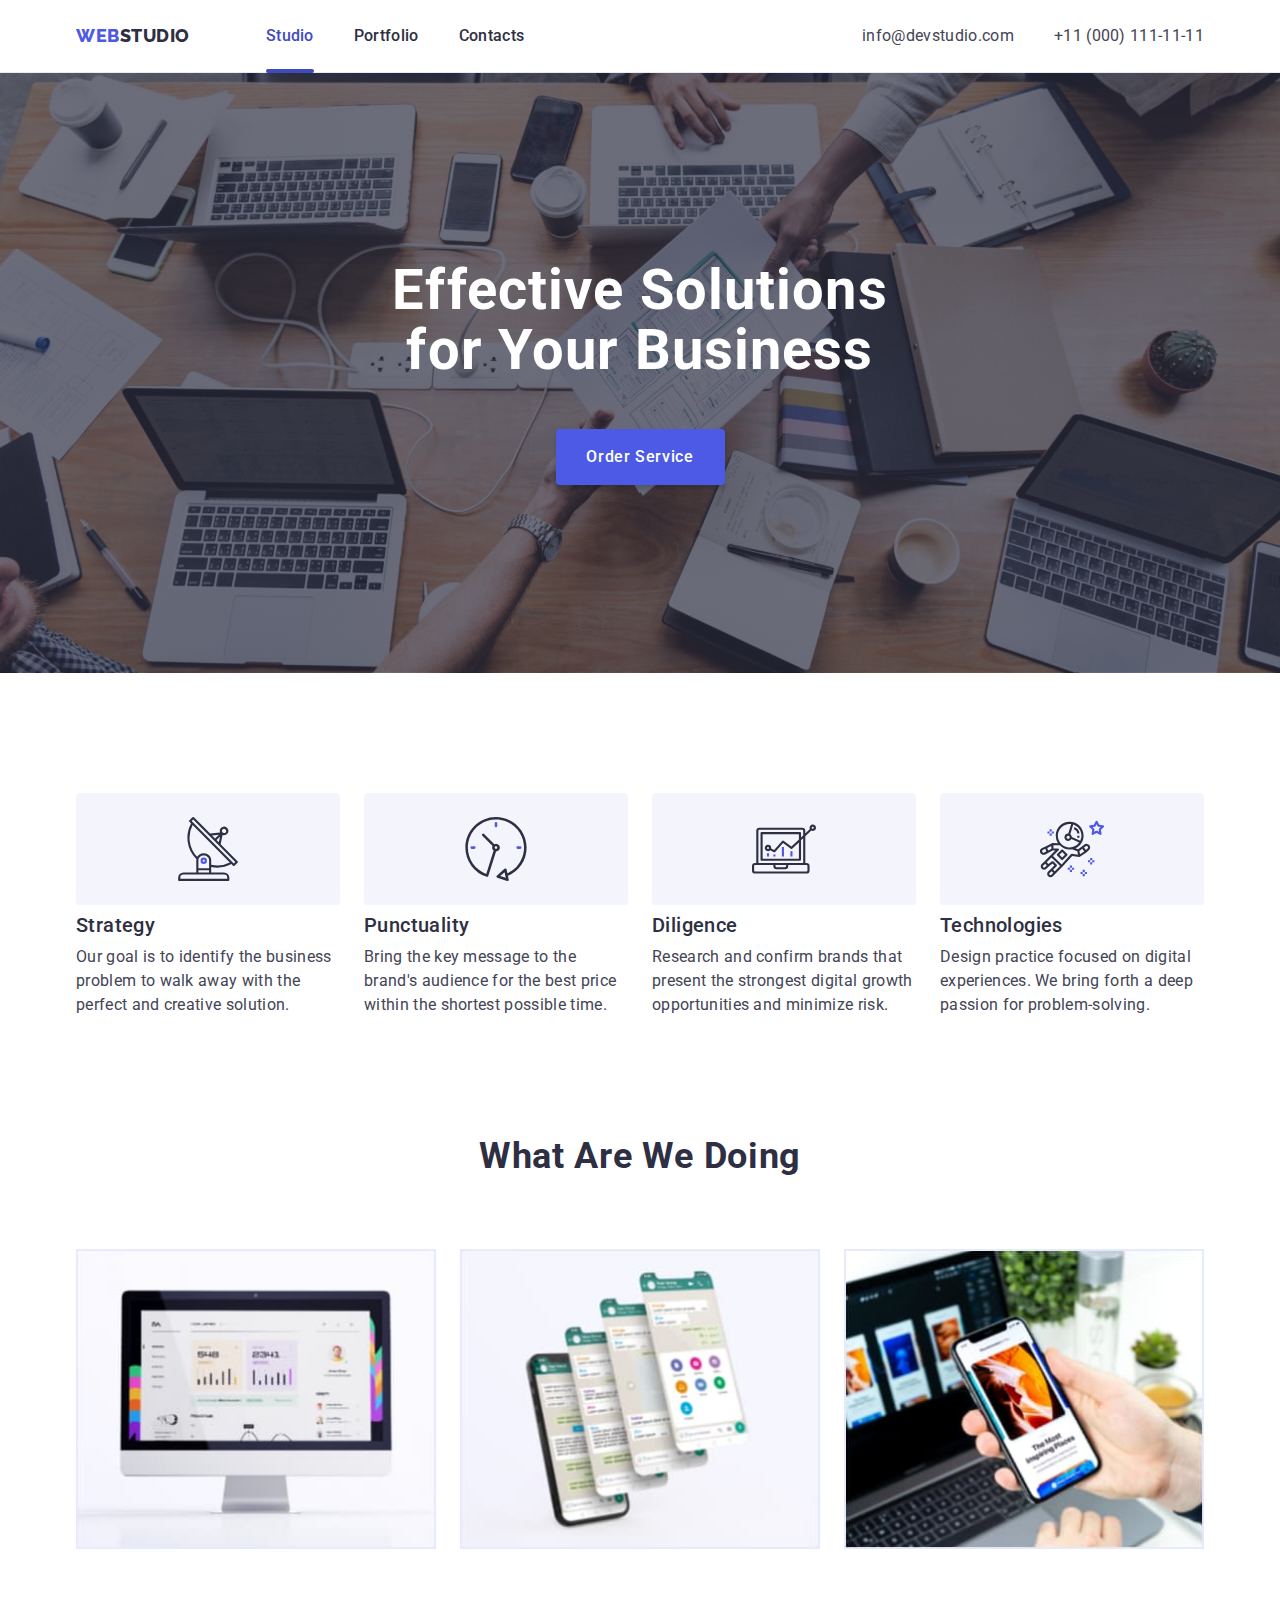
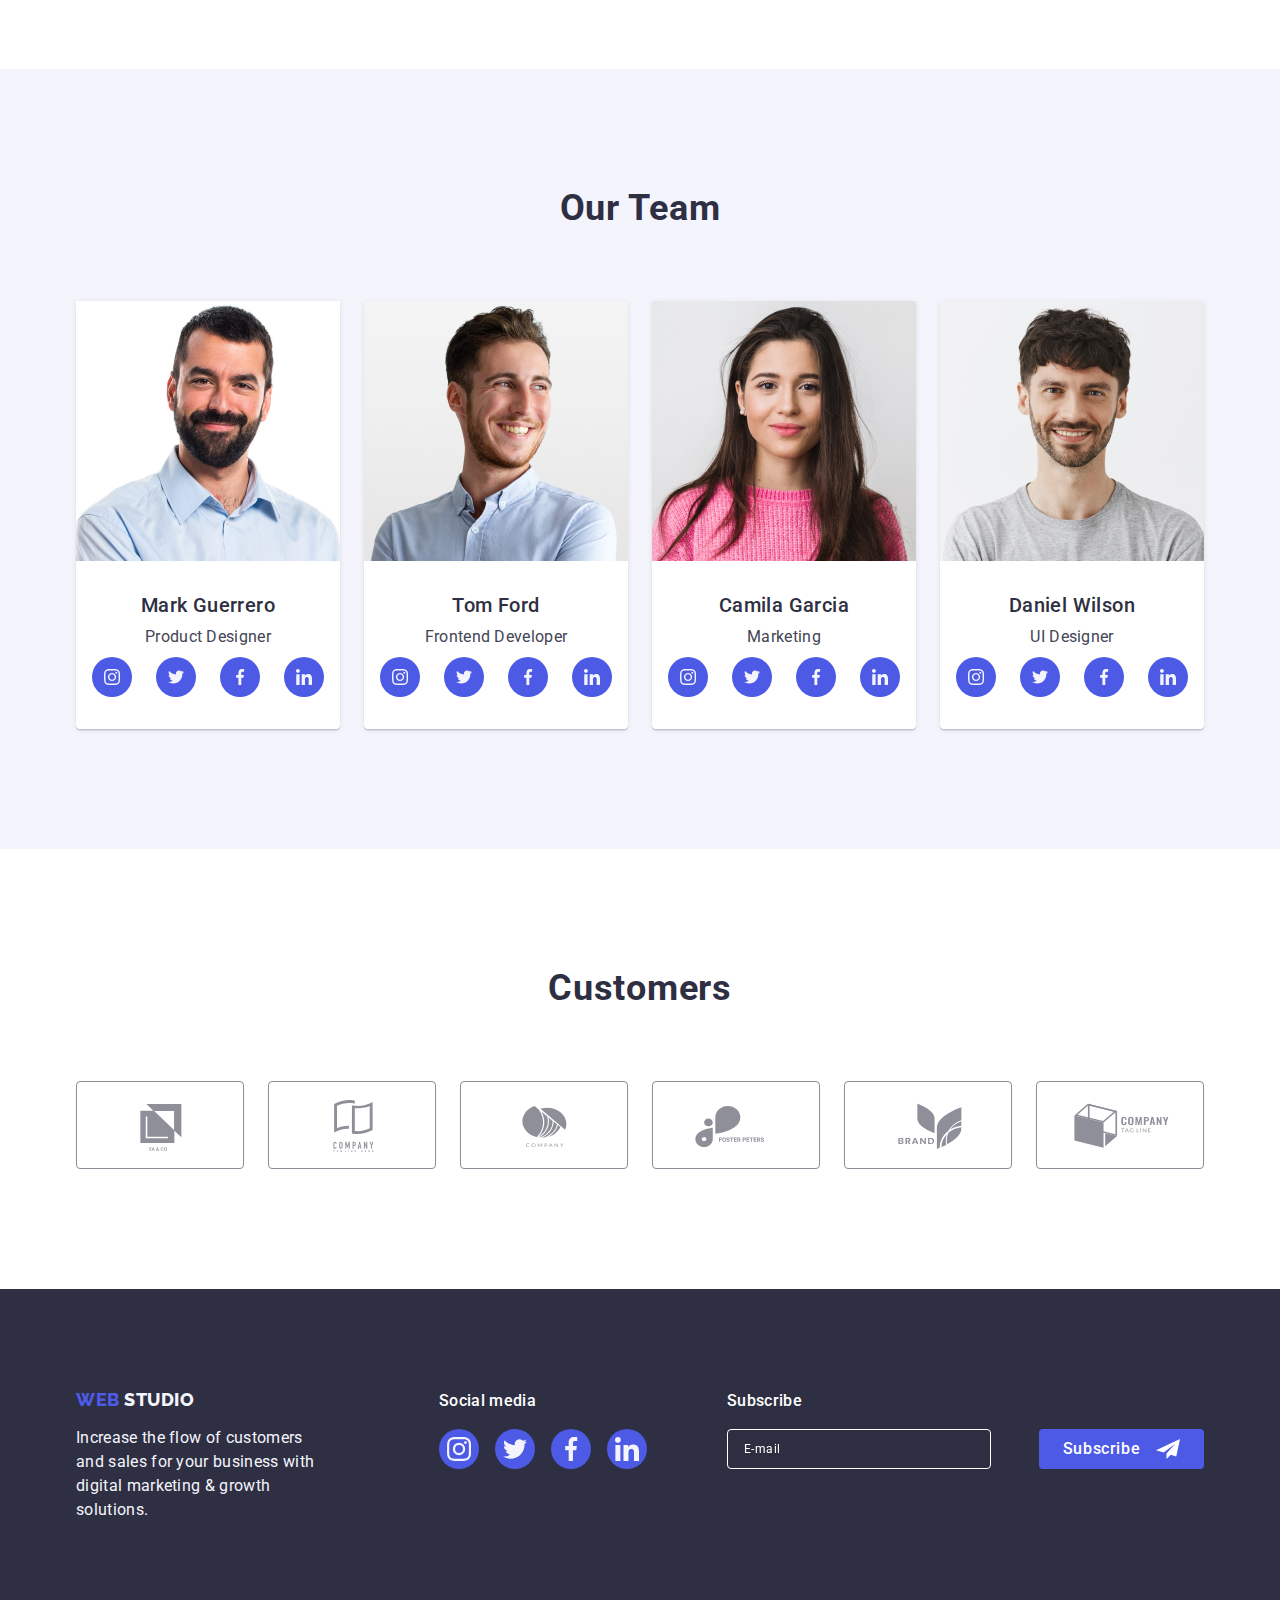
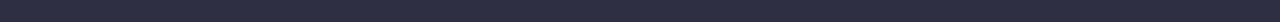
<file: index.html>
<!DOCTYPE html>
<html lang="en">
  <head>
    <meta charset="UTF-8" />
    <meta http-equiv="X-UA-Compatible" content="IE=edge" />
    <meta name="viewport" content="width=device-width, initial-scale=1.0" />
    <meta
      name="description"
      content="Increase the flow of customers and sales for your business with digital marketing & growth solutions."
    />

    <title>WebStudio</title>

    <link rel="preconnect" href="https://fonts.googleapis.com" />
    <link rel="preconnect" href="https://fonts.gstatic.com" crossorigin />
    <link
      href="https://fonts.googleapis.com/css2?family=Raleway:wght@800&family=Roboto:wght@400;500;700;900&display=swap"
      rel="stylesheet"
    />
    <link
      rel="stylesheet"
      href="https://cdn.jsdelivr.net/npm/modern-normalize@1.1.0/modern-normalize.min.css"
    />
    <link rel="stylesheet" href="./css/style.css" />
  </head>
  <body>
    <!-- Header section -->
    <header class="header">
      <div class="header-div container">
        <nav class="header-nav">
          <a class="header-logo link" href="./index.html"
            >Web<span class="logo">Studio</span></a
          >
          <ul class="header-list list">
            <li>
              <a class="header-iteam current link" href="./index.html"
                >Studio</a
              >
            </li>
            <li>
              <a class="header-iteam link" href="./portfolio.html">Portfolio</a>
            </li>
            <li><a class="header-iteam link" href="">Contacts</a></li>
          </ul>
        </nav>
        <address class="address">
          <ul class="header-link list">
            <li>
              <a class="header-mail link" href="mailto:info@devstudio.com"
                >info@devstudio.com</a
              >
            </li>
            <li>
              <a class="header-mail link" href="tel:+110001111111"
                >+11 (000) 111-11-11</a
              >
            </li>
          </ul>
        </address>
      </div>
    </header>
    <!-- Main section -->
    <main>
      <section class="main-section">
        <div class="container">
          <h1 class="main-title">Effective Solutions for Your Business</h1>
          <button type="button" data-modal-open class="main-btn">
            Order Service
          </button>
        </div>
      </section>

      <section class="features-section">
        <div class="container">
          <h2 class="features-title visually-hidden">features</h2>
          <ul class="feature-list list">
            <li class="features-iteam">
              <div class="feature-svg">
                <svg class="feature-icon" width="64" height="64">
                  <use href="./images/icons.svg#icon-antenna-1"></use>
                </svg>
              </div>
              <h3 class="features-name">Strategy</h3>
              <p class="features-text">
                Our goal is to identify the business problem to walk away with
                the perfect and creative solution.
              </p>
            </li>
            <li class="features-iteam">
              <div class="feature-svg">
                <svg class="feature-icon" width="64" height="64">
                  <use href="./images/icons.svg#icon-clock-1"></use>
                </svg>
              </div>
              <h3 class="features-name">Punctuality</h3>
              <p class="features-text">
                Bring the key message to the brand's audience for the best price
                within the shortest possible time.
              </p>
            </li>
            <li class="features-iteam">
              <div class="feature-svg">
                <svg class="feature-icon" width="64" height="64">
                  <use href="./images/icons.svg#icon-diagram-1"></use>
                </svg>
              </div>
              <h3 class="features-name">Diligence</h3>
              <p class="features-text">
                Research and confirm brands that present the strongest digital
                growth opportunities and minimize risk.
              </p>
            </li>
            <li class="features-iteam">
              <div class="feature-svg">
                <svg class="feature-icon" width="64" height="64">
                  <use href="./images/icons.svg#icon-astronaut-1"></use>
                </svg>
              </div>
              <h3 class="features-name">Technologies</h3>
              <p class="features-text">
                Design practice focused on digital experiences. We bring forth a
                deep passion for problem-solving.
              </p>
            </li>
          </ul>
        </div>
      </section>

      <section class="thirth-section">
        <div class="container">
          <h2 class="name-section">What are we doing</h2>
          <ul class="thirth-list list">
            <li class="thirth-iteam">
              <img
                src="./images/img1.1.jpg"
                alt="Computer screen"
                width="360"
              />
            </li>
            <li class="thirth-iteam">
              <img
                src="./images/img2.1.jpg"
                alt="Telephone screen"
                width="360"
              />
            </li>
            <li class="thirth-iteam">
              <img
                src="./images/img3.1.jpg"
                alt="Telephone screen"
                width="360"
              />
            </li>
          </ul>
        </div>
      </section>

      <section class="team-section">
        <div class="container">
          <h2 class="name-section">Our Team</h2>
          <ul class="team-list list">
            <li class="team-iteam">
              <img
                src="./images/img-people1.1.jpg"
                alt="Product Designer"
                width="264"
              />
              <div class="team-deskr">
                <h3 class="worker-name">Mark Guerrero</h3>
                <p class="worker-dscr">Product Designer</p>
                <ul class="social list">
                  <li class="social-iteam">
                    <a
                      class="social-links link"
                      href="https://www.instagram.com"
                      target="_blank"
                      rel="noopener noreferrer"
                      aria-label="icon-instagram"
                      ><svg class="social-icon" width="16" height="16">
                        <use href="./images/icons.svg#icon-instagram-2"></use>
                      </svg>
                    </a>
                  </li>
                  <li class="social-iteam">
                    <a
                      class="social-links link"
                      href="https://twitter.com"
                      target="_blank"
                      rel="noopener noreferrer"
                      aria-label="icon-twitter"
                      ><svg class="social-icon" width="16" height="16">
                        <use href="./images/icons.svg#icon-twitter-1"></use>
                      </svg>
                    </a>
                  </li>
                  <li class="social-iteam">
                    <a
                      class="social-links link"
                      href="https://uk-ua.facebook.com"
                      target="_blank"
                      rel="noopener noreferrer"
                      aria-label="icon-facebook"
                      ><svg class="social-icon" width="16" height="16">
                        <use href="./images/icons.svg#icon-facebook-1"></use>
                      </svg>
                    </a>
                  </li>
                  <li class="social-iteam">
                    <a
                      class="social-links link"
                      href="https://ua.linkedin.com"
                      target="_blank"
                      rel="noopener noreferrer"
                      aria-label="icon-linedin"
                      ><svg class="social-icon" width="16" height="16">
                        <use href="./images/icons.svg#icon-linkedin-1"></use>
                      </svg>
                    </a>
                  </li>
                </ul>
              </div>
            </li>
            <li class="team-iteam">
              <img
                src="./images/img-people2.1.jpg"
                alt="Frontend Developer"
                width="264"
              />
              <div class="team-deskr">
                <h3 class="worker-name">Tom Ford</h3>
                <p class="worker-dscr">Frontend Developer</p>
                <ul class="social list">
                  <li class="social-iteam">
                    <a
                      class="social-links link"
                      href="https://www.instagram.com"
                      target="_blank"
                      rel="noopener noreferrer"
                      aria-label="icon-instagram"
                      ><svg class="social-icon" width="16" height="16">
                        <use href="./images/icons.svg#icon-instagram-2"></use>
                      </svg>
                    </a>
                  </li>
                  <li class="social-iteam">
                    <a
                      class="social-links link"
                      href="https://twitter.com"
                      target="_blank"
                      rel="noopener noreferrer"
                      aria-label="icon-twitter"
                      ><svg class="social-icon" width="16" height="16">
                        <use href="./images/icons.svg#icon-twitter-1"></use>
                      </svg>
                    </a>
                  </li>
                  <li class="social-iteam">
                    <a
                      class="social-links link"
                      href="https://uk-ua.facebook.com"
                      target="_blank"
                      rel="noopener noreferrer"
                      aria-label="icon-facebook"
                      ><svg class="social-icon" width="16" height="16">
                        <use href="./images/icons.svg#icon-facebook-1"></use>
                      </svg>
                    </a>
                  </li>
                  <li class="social-iteam">
                    <a
                      class="social-links link"
                      href="https://ua.linkedin.com"
                      target="_blank"
                      rel="noopener noreferrer"
                      aria-label="icon-linedin"
                      ><svg class="social-icon" width="16" height="16">
                        <use href="./images/icons.svg#icon-linkedin-1"></use>
                      </svg>
                    </a>
                  </li>
                </ul>
              </div>
            </li>
            <li class="team-iteam">
              <img
                src="./images/img-people3.1.jpg"
                alt="Marketing"
                width="264"
              />
              <div class="team-deskr">
                <h3 class="worker-name">Camila Garcia</h3>
                <p class="worker-dscr">Marketing</p>
                <ul class="social list">
                  <li class="social-iteam">
                    <a
                      class="social-links link"
                      href="https://www.instagram.com"
                      target="_blank"
                      rel="noopener noreferrer"
                      aria-label="icon-instagram"
                      ><svg class="social-icon" width="16" height="16">
                        <use href="./images/icons.svg#icon-instagram-2"></use>
                      </svg>
                    </a>
                  </li>
                  <li class="social-iteam">
                    <a
                      class="social-links link"
                      href="https://twitter.com"
                      target="_blank"
                      rel="noopener noreferrer"
                      aria-label="icon-twitter"
                      ><svg class="social-icon" width="16" height="16">
                        <use href="./images/icons.svg#icon-twitter-1"></use>
                      </svg>
                    </a>
                  </li>
                  <li class="social-iteam">
                    <a
                      class="social-links link"
                      href="https://uk-ua.facebook.com"
                      target="_blank"
                      rel="noopener noreferrer"
                      aria-label="icon-facebook"
                      ><svg class="social-icon" width="16" height="16">
                        <use href="./images/icons.svg#icon-facebook-1"></use>
                      </svg>
                    </a>
                  </li>
                  <li class="social-iteam">
                    <a
                      class="social-links link"
                      href="https://ua.linkedin.com"
                      target="_blank"
                      rel="noopener noreferrer"
                      aria-label="icon-linedin"
                      ><svg class="social-icon" width="16" height="16">
                        <use href="./images/icons.svg#icon-linkedin-1"></use>
                      </svg>
                    </a>
                  </li>
                </ul>
              </div>
            </li>
            <li class="team-iteam">
              <img
                src="./images/img-people4.1.jpg"
                alt="UI Designer"
                width="264"
              />
              <div class="team-deskr">
                <h3 class="worker-name">Daniel Wilson</h3>
                <p class="worker-dscr">UI Designer</p>
                <ul class="social list">
                  <li class="social-iteam">
                    <a
                      class="social-links link"
                      href="https://www.instagram.com"
                      target="_blank"
                      rel="noopener noreferrer"
                      aria-label="icon-instagram"
                      ><svg class="social-icon" width="16" height="16">
                        <use href="./images/icons.svg#icon-instagram-2"></use>
                      </svg>
                    </a>
                  </li>
                  <li class="social-iteam">
                    <a
                      class="social-links link"
                      href="https://twitter.com"
                      target="_blank"
                      rel="noopener noreferrer"
                      aria-label="icon-twitter"
                      ><svg class="social-icon" width="16" height="16">
                        <use href="./images/icons.svg#icon-twitter-1"></use>
                      </svg>
                    </a>
                  </li>
                  <li class="social-iteam">
                    <a
                      class="social-links link"
                      href="https://uk-ua.facebook.com"
                      target="_blank"
                      rel="noopener noreferrer"
                      aria-label="icon-facebook"
                      ><svg class="social-icon" width="16" height="16">
                        <use href="./images/icons.svg#icon-facebook-1"></use>
                      </svg>
                    </a>
                  </li>
                  <li class="social-iteam">
                    <a
                      class="social-links link"
                      href="https://ua.linkedin.com"
                      target="_blank"
                      rel="noopener noreferrer"
                      aria-label="icon-linedin"
                      ><svg class="social-icon" width="16" height="16">
                        <use href="./images/icons.svg#icon-linkedin-1"></use>
                      </svg>
                    </a>
                  </li>
                </ul>
              </div>
            </li>
          </ul>
        </div>
      </section>

      <section class="section-five">
        <div class="container">
          <h2 class="title-cust">Customers</h2>
          <ul class="clients-list list">
            <li class="clients-iteam">
              <a class="clients-link link" href="">
                <svg class="clients-icon" width="104" height="56">
                  <use href="./images/icons.svg#icon-Logo"></use>
                </svg>
              </a>
            </li>
            <li class="clients-iteam">
              <a class="clients-link link" href="">
                <svg class="clients-icon" width="104" height="56">
                  <use href="./images/icons.svg#icon-Logo-1"></use>
                </svg>
              </a>
            </li>
            <li class="clients-iteam">
              <a class="clients-link link" href="">
                <svg class="clients-icon" width="104" height="56">
                  <use href="./images/icons.svg#icon-Logo-2"></use>
                </svg>
              </a>
            </li>
            <li class="clients-iteam">
              <a class="clients-link link" href="">
                <svg class="clients-icon" width="104" height="56">
                  <use href="./images/icons.svg#icon-Logo-3"></use>
                </svg>
              </a>
            </li>
            <li class="clients-iteam">
              <a class="clients-link link" href="">
                <svg class="clients-icon" width="104" height="56">
                  <use href="./images/icons.svg#icon-Logo-4"></use>
                </svg>
              </a>
            </li>
            <li class="clients-iteam">
              <a class="clients-link link" href="">
                <svg class="clients-icon" width="104" height="56">
                  <use href="./images/icons.svg#icon-Logo-5"></use>
                </svg>
              </a>
            </li>
          </ul>
        </div>
      </section>
    </main>
    <!-- Footer section -->
    <footer class="footer">
      <div class="footer-div container">
        <div class="footer-divap">
          <a class="footer-logo link" href="./index.html"
            >Web <span class="second-logo">Studio</span></a
          >
          <p class="footer-text">
            Increase the flow of customers and sales for your business with
            digital marketing & growth solutions.
          </p>
        </div>
        <div>
          <p class="footer-par">Social media</p>
          <ul class="footer-list list">
            <li class="social-iteam">
              <a
                class="footer-links link"
                href="https://www.instagram.com"
                target="_blank"
                rel="noopener noreferrer"
                aria-label="icon-instagram"
                ><svg class="social-icon" width="24" height="24">
                  <use href="./images/icons.svg#icon-instagram-2"></use>
                </svg>
              </a>
            </li>
            <li class="social-iteam">
              <a
                class="footer-links link"
                href="https://twitter.com"
                target="_blank"
                rel="noopener noreferrer"
                aria-label="icon-twitter"
                ><svg class="social-icon" width="24" height="24">
                  <use href="./images/icons.svg#icon-twitter-1"></use>
                </svg>
              </a>
            </li>
            <li class="social-iteam">
              <a
                class="footer-links link"
                href="https://uk-ua.facebook.com"
                target="_blank"
                rel="noopener noreferrer"
                aria-label="icon-facebook"
                ><svg class="social-icon" width="24" height="24">
                  <use href="./images/icons.svg#icon-facebook-1"></use>
                </svg>
              </a>
            </li>
            <li class="social-iteam">
              <a
                class="footer-links link"
                href="https://ua.linkedin.com"
                target="_blank"
                rel="noopener noreferrer"
                aria-label="icon-linedin"
                ><svg class="social-icon" width="24" height="24">
                  <use href="./images/icons.svg#icon-linkedin-1"></use>
                </svg>
              </a>
            </li>
          </ul>
        </div>
        <div class="subscribe-div">
          <p class="fotter-text">Subscribe</p>
          <form class="subscribe-form">
            <label class="subscribe-label" for="footer-email">
              <input 
                class="footer-email"
                type="email"
                id="footer-email"
                placeholder="E-mail"
                name="footer-email"
              />
            </label>

            <button class="footer-btn footer-bnt-text" type="submit">
              Subscribe
              <svg class="footer-telegram-icon" width="24" height="24">
                <use href="./images/icons.svg#icon-Frame-3"></use>
              </svg>
            </button>
          </form>
        </div>
      </div>
    </footer>
    <!-- Modal window -->
    <div class="backdrop is-hidden" data-modal>
      <div class="modal">
        <button class="modal-btn" type="button" data-modal-close>
          <svg class="modal-icon" width="8" height="8">
            <use href="./images/icons.svg#icon-close-black-18dp-2-1"></use>
          </svg>
        </button>

        <p class="modal-title">Leave your contacts and we will call you back</p>

        <form class="modal-form" name="contact-form">
            <div class="modal-div">
              <label for="user-name" class="label-text">Name</label>
              <div class="modal-div">
                <input
                class="modal-input"
                type="text"
                id="user-name"
                name="user-name"
                required
                minlength="8"
                maxlength="16"
              />
                <svg class="modal-svg" width="18" height="24">
                  <use href="./images/icons.svg#icon-person-black-18dp-1"></use>
                  </svg>
            </div>
            </div>
            <div class="modal-div">
              <label for="user-phone" class="label-text">Phone</label>
              <div class="modal-div">
              <input
                class="modal-input"
                type="tel"
                id="user-phone"
                name="user-phone"
                required
                minlength="12"
                maxlength="12"
              />
              <svg class="modal-svg" width="18" height="24">
                <use href="./images/icons.svg#icon-phone-black-18dp-1"></use>
              </svg>
              </div>
            </div>
            <div class="modal-div">
              <label for="user-email" class="label-text">Email</label>
              <div class="modal-div">
              <input
                class="modal-input"
                type="email"
                id="user-email"
                name="user-email"
                required
                minlength="8"
              />
              <svg class="modal-svg" width="18" height="24">
                <use href="./images/icons.svg#icon-email-black-18dp-1"></use>
              </svg>
              </div>
            </div>
            <div class="comment-div">
              <label for="user-comment" class="label-text">Comment</label>
              <textarea
                class="comment-input"
                name="user-comment"
                id="user-comment"
                rows="5"
                placeholder="Text input"
              ></textarea>
            </div>
                <div class="checkbox-div">
                  <input class="checkbox-input visually-hidden" type="checkbox" value="true"
                    name="user-privacy" id="user-privacy" />
                    <span class="agree-text">
                       <svg class="privasy-icon" width="10" height="8">
                          <use href="./images/icons.svg#icon-Acept"></use>
                    </svg>
                    </span> 
                    <label for="user-privacy"  class="checkbox-label">I accept the terms and conditions of the
                      <a class="privat-link" href="">Privacy Policy</a>
                </label>
                </div>   
            
            <button class="modal-submit-btn" type="submit">Send</button>
          </div>
        </form>
      </div>
  

    <script src="./js/modal.js"></script>
  </body>
</html>
</file>
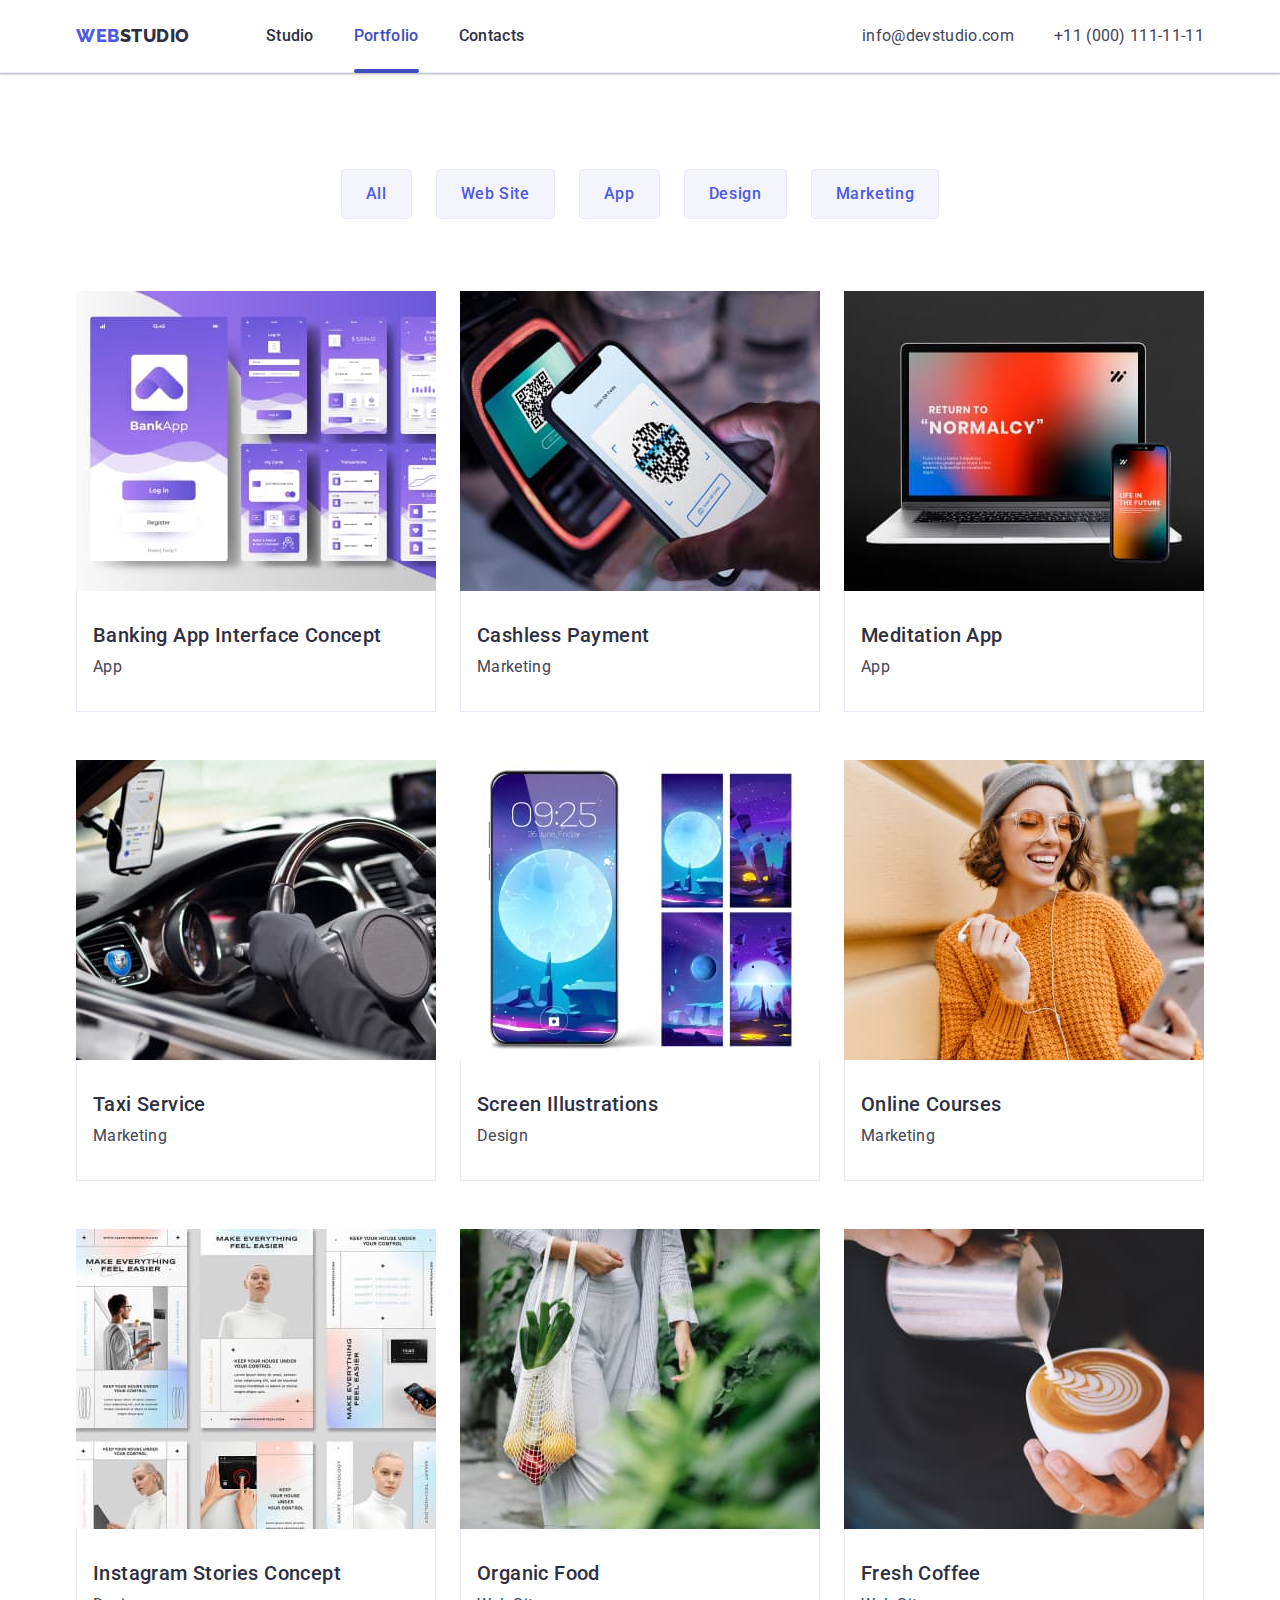
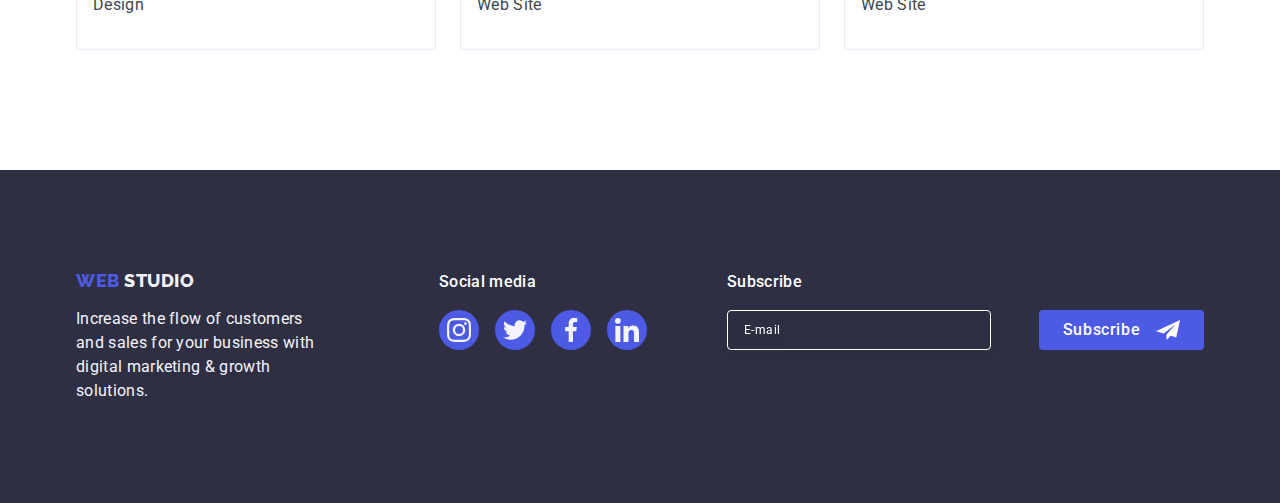
<file: portfolio.html>
<!DOCTYPE html>
<html lang="en">
  <head>
    <meta charset="UTF-8" />
    <meta http-equiv="X-UA-Compatible" content="IE=edge" />
    <meta name="viewport" content="width=device-width, initial-scale=1.0" />
    <meta
      name="description"
      content="Increase the flow of customers and sales for your business with digital marketing & growth solutions."
    />

    <title>Portfolio</title>

    <link rel="preconnect" href="https://fonts.googleapis.com" />
    <link rel="preconnect" href="https://fonts.gstatic.com" crossorigin />
    <link
      href="https://fonts.googleapis.com/css2?family=Raleway:wght@800&family=Roboto:wght@400;500;700;900&display=swap"
      rel="stylesheet"
    />
    <link
      rel="stylesheet"
      href="https://cdn.jsdelivr.net/npm/modern-normalize@1.1.0/modern-normalize.min.css"
    />
    <link rel="stylesheet" href="./css/style.css" />
  </head>
  <body>
    <!-- Header section -->
    <header class="header">
      <div class="header-div container">
        <nav class="header-nav">
          <a class="header-logo link" href="./index.html"
            >Web<span class="logo">Studio</span></a
          >
          <ul class="header-list list">
            <li><a class="header-iteam link" href="./index.html">Studio</a></li>
            <li>
              <a class="header-iteam current link" href="./portfolio.html"
                >Portfolio</a
              >
            </li>
            <li><a class="header-iteam link" href="">Contacts</a></li>
          </ul>
        </nav>
        <address class="address">
          <ul class="header-link list">
            <li>
              <a class="header-mail link" href="mailto:info@devstudio.com"
                >info@devstudio.com</a
              >
            </li>
            <li>
              <a class="header-mail link" href="tel:+110001111111"
                >+11 (000) 111-11-11</a
              >
            </li>
          </ul>
        </address>
      </div>
    </header>

    <!-- Main section -->
    <main>
      <section class="main-portfilio">
        <div class="container">
          <h1 hidden class="main-text">Filter</h1>
          <ul class="button-list list">
            <li><button type="button" class="secondary-btn">All</button></li>
            <li>
              <button type="button" class="secondary-btn">Web Site</button>
            </li>
            <li><button type="button" class="secondary-btn">App</button></li>
            <li><button type="button" class="secondary-btn">Design</button></li>
            <li>
              <button type="button" class="secondary-btn">Marketing</button>
            </li>
          </ul>
          <ul class="product-list list">
            <li class="product-iteam">
              <a class="product-link link" href="">
                <div class="team-list-img-wrapper">
                  <img
                    class="link"
                    src="./images/img12.jpg"
                    alt="App"
                    width="360"
                  />
                  <p class="overlay-label">
                    14 Stylish and User-Friendly App Design Concepts · Task
                    Manager App · Calorie Tracker App · Exotic Fruit Ecommerce
                    App · Cloud Storage App
                  </p>
                </div>
                <div class="app-descr">
                  <h2 class="secondary-title">Banking App Interface Concept</h2>
                  <p class="chapter-text">App</p>
                </div>
                <div class="overlay"></div>
              </a>
            </li>
            <li class="product-iteam">
              <a class="product-link link" href="">
                <div class="team-list-img-wrapper">
                  <img
                    class="link"
                    src="./images/img22.jpg"
                    alt="App"
                    width="360"
                  />
                  <p class="overlay-label">
                    14 Stylish and User-Friendly App Design Concepts · Task
                    Manager App · Calorie Tracker App · Exotic Fruit Ecommerce
                    App · Cloud Storage App
                  </p>
                </div>
                <div class="app-descr">
                  <h2 class="secondary-title">Cashless Payment</h2>
                  <p class="chapter-text">Marketing</p>
                </div>
              </a>
            </li>
            <li class="product-iteam">
              <a class="product-link link" href="">
                <div class="team-list-img-wrapper">
                  <img
                    class="link"
                    src="./images/img32.jpg"
                    alt="App"
                    width="360"
                  />
                  <p class="overlay-label">
                    14 Stylish and User-Friendly App Design Concepts · Task
                    Manager App · Calorie Tracker App · Exotic Fruit Ecommerce
                    App · Cloud Storage App
                  </p>
                </div>
                <div class="app-descr">
                  <h2 class="secondary-title">Meditation App</h2>
                  <p class="chapter-text">App</p>
                </div>
              </a>
            </li>
            <li class="product-iteam">
              <a class="product-link link" href="">
                <div class="team-list-img-wrapper">
                  <img
                    class="link"
                    src="./images/img42.jpg"
                    alt="App"
                    width="360"
                  />
                  <p class="overlay-label">
                    14 Stylish and User-Friendly App Design Concepts · Task
                    Manager App · Calorie Tracker App · Exotic Fruit Ecommerce
                    App · Cloud Storage App
                  </p>
                </div>
                <div class="app-descr">
                  <h2 class="secondary-title">Taxi Service</h2>
                  <p class="chapter-text">Marketing</p>
                </div>
              </a>
            </li>
            <li class="product-iteam">
              <a class="product-link link" href="">
                <div class="team-list-img-wrapper">
                  <img
                    class="link"
                    src="./images/img52.jpg"
                    alt="App"
                    width="360"
                  />
                  <p class="overlay-label">
                    14 Stylish and User-Friendly App Design Concepts · Task
                    Manager App · Calorie Tracker App · Exotic Fruit Ecommerce
                    App · Cloud Storage App
                  </p>
                </div>
                <div class="app-descr">
                  <h2 class="secondary-title">Screen Illustrations</h2>
                  <p class="chapter-text">Design</p>
                </div>
              </a>
            </li>
            <li class="product-iteam">
              <a class="product-link link" href="">
                <div class="team-list-img-wrapper">
                  <img
                    class="link"
                    src="./images/img62.jpg"
                    alt="App"
                    width="360"
                  />
                  <p class="overlay-label">
                    14 Stylish and User-Friendly App Design Concepts · Task
                    Manager App · Calorie Tracker App · Exotic Fruit Ecommerce
                    App · Cloud Storage App
                  </p>
                </div>
                <div class="app-descr">
                  <h2 class="secondary-title">Online Courses</h2>
                  <p class="chapter-text">Marketing</p>
                </div>
              </a>
            </li>
            <li class="product-iteam">
              <a class="product-link link" href="">
                <div class="team-list-img-wrapper">
                  <img
                    class="link"
                    src="./images/img72.jpg"
                    alt="App"
                    width="360"
                  />
                  <p class="overlay-label">
                    14 Stylish and User-Friendly App Design Concepts · Task
                    Manager App · Calorie Tracker App · Exotic Fruit Ecommerce
                    App · Cloud Storage App
                  </p>
                </div>
                <div class="app-descr">
                  <h2 class="secondary-title">Instagram Stories Concept</h2>
                  <p class="chapter-text">Design</p>
                </div>
              </a>
            </li>
            <li class="product-iteam">
              <a class="product-link link" href="">
                <div class="team-list-img-wrapper">
                  <img
                    class="link"
                    src="./images/img82.jpg"
                    alt="App"
                    width="360"
                  />
                  <p class="overlay-label">
                    14 Stylish and User-Friendly App Design Concepts · Task
                    Manager App · Calorie Tracker App · Exotic Fruit Ecommerce
                    App · Cloud Storage App
                  </p>
                </div>
                <div class="app-descr">
                  <h2 class="secondary-title">Organic Food</h2>
                  <p class="chapter-text">Web Site</p>
                </div>
              </a>
            </li>
            <li class="product-iteam">
              <a class="product-link link" href="">
                <div class="team-list-img-wrapper">
                  <img
                    class="link"
                    src="./images/img92.jpg"
                    alt="App"
                    width="360"
                  />
                  <p class="overlay-label">
                    14 Stylish and User-Friendly App Design Concepts · Task
                    Manager App · Calorie Tracker App · Exotic Fruit Ecommerce
                    App · Cloud Storage App
                  </p>
                </div>
                <div class="app-descr">
                  <h2 class="secondary-title">Fresh Coffee</h2>
                  <p class="chapter-text">Web Site</p>
                </div>
                <div class="overlay"></div>
              </a>
            </li>
          </ul>
        </div>
      </section>
    </main>

    <!-- Footer section -->

    <footer class="footer">
      <div class="footer-div container">
        <div class="footer-divap">
          <a class="footer-logo link" href="./index.html"
            >Web <span class="second-logo">Studio</span></a
          >
          <p class="footer-text">
            Increase the flow of customers and sales for your business with
            digital marketing & growth solutions.
          </p>
        </div>
        <div>
          <p class="footer-par">Social media</p>
          <ul class="footer-list list">
            <li class="social-iteam">
              <a
                class="footer-links link"
                href="https://www.instagram.com"
                target="_blank"
                rel="noopener noreferrer"
                aria-label="icon-instagram"
                ><svg class="social-icon" width="24" height="24">
                  <use href="./images/icons.svg#icon-instagram-2"></use>
                </svg>
              </a>
            </li>
            <li class="social-iteam">
              <a
                class="footer-links link"
                href="https://twitter.com"
                target="_blank"
                rel="noopener noreferrer"
                aria-label="icon-twitter"
                ><svg class="social-icon" width="24" height="24">
                  <use href="./images/icons.svg#icon-twitter-1"></use>
                </svg>
              </a>
            </li>
            <li class="social-iteam">
              <a
                class="footer-links link"
                href="https://uk-ua.facebook.com"
                target="_blank"
                rel="noopener noreferrer"
                aria-label="icon-facebook"
                ><svg class="social-icon" width="24" height="24">
                  <use href="./images/icons.svg#icon-facebook-1"></use>
                </svg>
              </a>
            </li>
            <li class="social-iteam">
              <a
                class="footer-links link"
                href="https://ua.linkedin.com"
                target="_blank"
                rel="noopener noreferrer"
                aria-label="icon-linedin"
                ><svg class="social-icon" width="24" height="24">
                  <use href="./images/icons.svg#icon-linkedin-1"></use>
                </svg>
              </a>
            </li>
          </ul>
        </div>
        <div class="subscribe-div">
          <p class="fotter-text">Subscribe</p>
          <form class="subscribe-form">
            <label class="subscribe-label" for="footer-mail">
              <input
                class="footer-email"
                type="email"
                id="footer-email"
                placeholder="E-mail"
                name="footer-email"
              />
            </label>

            <button class="footer-btn" type="submit">
              <span class="footer-bnt-text">Subscribe</span>

              <svg class="footer-telegram-icon" width="24" height="24">
                <use href="./images/icons.svg#icon-Frame-3"></use>
              </svg>
            </button>
          </form>
        </div>
      </div>
    </footer>
  </body>
</html>
</file>
<file: css/style.css>
:root {
  /* Формула для таблиц */

  --iteam: 3;
  --column: 24px;

  /* animation */
  --anim: 250ms cubic-bezier(0.4, 0, 0.2, 1);

  /* Fonts */

  --primary-font: "Roboto", sans-serif;
  --secondary-font: "Raleway", sans-serif;

  /* Colors */

  --color-iris: #4d5ae5;
  --color-ocean: #404bbf;
  --color-navy-blue: #2e2f42;
  --color-green: #31d0aa;
  --color-slate: #434455;
  --color-light-slate: #8e8f99;
  --color-cornflower: #e7e9fc;
  --color-cloud: #f4f4fd;
  --color-white: #ffffff;
  --color-dairy: #fcfcfc;
  /* --color-navy-blue-modal: #2e2f42;
  --color-grey: #2e2f42; */
}

/* reset start */
.list {
  list-style: none;
  margin: 0;
  padding: 0;
}

.link {
  text-decoration: none;
  color: currentColor;
}

h1,
h2,
h3,
h4,
h5,
h6,
p {
  margin: 0;
}

img {
  display: block;
  max-width: 100%;
  height: auto;
}

button {
  cursor: pointer;
}
/* reset end */

/* Hidden */

.visually-hidden {
  position: absolute;
  width: 1px;
  height: 1px;
  margin: -1px;
  border: 0;
  padding: 0;

  white-space: nowrap;
  clip-path: inset(100%);
  clip: rect(0 0 0 0);
  overflow: hidden;
}

body {
  font-family: var(--primary-font);
  font-weight: 400;
  letter-spacing: 0.02em;
  color: var(--color-slate);
  background-color: #ffffff;
}

/* HEADER */

.header {
  background-color: var(--color-white);
  border-bottom: 1px solid #e7e9fc;
  box-shadow: 0px 2px 1px rgba(46, 47, 66, 0.08),
    0px 1px 1px rgba(46, 47, 66, 0.16), 0px 1px 6px rgba(46, 47, 66, 0.08);
}

.header-div {
  display: flex;
  align-items: baseline;
  justify-content: space-between;
  align-items: center;
}

.header-nav {
  display: flex;
  justify-content: space-between;
  align-items: center;
}

.header-logo {
  font-family: "Raleway", sans-serif;
  font-weight: 800;
  font-size: 18px;
  line-height: 1.17;
  letter-spacing: 0.03em;
  text-transform: uppercase;
  color: #4d5ae5;
  margin-right: 76px;
}
.logo {
  color: var(--color-navy-blue);
}

.header-list {
  font-weight: 500;
  font-size: 16px;
  line-height: 1.5;
  color: var(--color-navy-blue);
  display: flex;
  justify-content: space-between;
  gap: 40px;
}

.header-list:last-child {
  margin-right: 332px;
}

.header-iteam {
  position: relative;
  display: block;
  color: var(--color-navy-blue);
  padding: 24px 0;
  transition: color 250ms cubic-bezier(0.4, 0, 0.2, 1);
}

.header-iteam::after {
  content: "";
  position: absolute;
  bottom: -1px;
  left: 0;
  display: block;

  width: 100%;
  height: 4px;
  border-radius: 2px;
}

.header-iteam.current::after,
.header-iteam:hover::after,
.header-iteam:focus::after {
  background-color: var(--color-ocean);
}

.header-iteam.current,
.header-iteam:hover,
.header-iteam:focus {
  color: var(--color-ocean);
}

.address {
  font-style: normal;
}

.header-link {
  display: flex;
  justify-content: space-between;
  gap: 40px;
}

.header-mail {
  font-size: 16px;
  line-height: 1.5;
  color: var(--color-slate);
  transition: color 250ms cubic-bezier(0.4, 0, 0.2, 1);
}

.header-mail:hover,
.header-mail:focus {
  color: var(--color-ocean);
}

/* MAIN */

.main-section {
  background-color: var(--color-navy-blue);
  padding: 188px 0;
  background-image: linear-gradient(
      rgba(46, 47, 66, 0.7),
      rgba(46, 47, 66, 0.7)
    ),
    url(../images/img14.jpg);
  max-width: 1440px;
  background-repeat: no-repeat;
  background-position: center;
  background-size: cover;
  margin: 0 auto;
}

.main-title {
  font-weight: 700;
  font-size: 56px;
  letter-spacing: 0.02em;
  line-height: 1.07;
  text-align: center;
  color: var(--color-white);
  max-width: 496px;
  margin: 0 auto;
  margin-bottom: 48px;
}

.main-text {
  letter-spacing: 0.02em;
}

.main-portfilio {
  padding: 96px 0 120px;
}

.button-list {
  display: flex;
  justify-content: center;
  gap: 24px;
  margin-bottom: 72px;
  border-radius: 4px;
  transition: color 250ms cubic-bezier(0.4, 0, 0.2, 1),
    background-color 250ms cubic-bezier(0.4, 0, 0.2, 1),
    border-color 250ms cubic-bezier(0.4, 0, 0.2, 1),
    box-shadow 250ms cubic-bezier(0.4, 0, 0.2, 1);
}

.main-btn {
  font-family: "Roboto", sans-serif;
  font-weight: 500;
  font-size: 16px;
  line-height: 1.5;
  align-items: center;
  letter-spacing: 0.04em;
  color: var(--color-white);
  background: var(--color-iris);
  box-shadow: 0px 4px 4px rgba(0, 0, 0, 0.15);
  border-radius: 4px;
  cursor: pointer;
  display: block;
  min-width: 169px;
  height: 56px;
  border: none;
  border-radius: 4px;
  margin: 0 auto;
  transition: background-color 250ms cubic-bezier(0.4, 0, 0.2, 1);
}

.main-btn:hover,
.main-btn:focus {
  background-color: var(--color-ocean);
}

/* Modal */

.backdrop.is-hidden {
  opacity: 0;
  visibility: hidden;
  pointer-events: none;
}

.backdrop {
  position: fixed;
  top: 0;
  left: 0;
  right: 0;
  bottom: 0;
  background: rgba(46, 47, 66, 0.4);
  transition: opacity var(--anim), visibility var(--anim);
}

.modal {
  position: absolute;
  top: 50%;
  left: 50%;
  transform: translate(-50%, -50%) scale(1);
  width: 408px;
  min-height: 576px;
  background: var(--color-dairy);
  box-shadow: 0px 1px 1px rgba(0, 0, 0, 0.14), 0px 1px 3px rgba(0, 0, 0, 0.12),
    0px 2px 1px rgba(0, 0, 0, 0.2);
  border-radius: 4px;
  padding: 72px 24px 24px 24px;
  transition: transform 250ms cubic-bezier(0.4, 0, 0.2, 1);
}

.modal-btn {
  position: absolute;
  top: 24px;
  right: 24px;
  display: flex;
  align-items: center;
  justify-content: center;
  padding: 0;
  border-radius: 50%;
  cursor: pointer;
  background: var(--color-cornflower);
  border: 1px solid rgba(0, 0, 0, 0.1);
  width: 24px;
  height: 24px;

  transition: background-color 250ms cubic-bezier(0.4, 0, 0.2, 1),
    border 250ms cubic-bezier(0.4, 0, 0.2, 1);
}

.modal-btn:hover,
.modal-btn:focus {
  background-color: var(--color-ocean);
  border: none;
}

.modal-icon {
  display: block;
  margin: 0 auto;
  color: var(--color-navy-blue);
  transition: fill 250ms cubic-bezier(0.4, 0, 0.2, 1);
}

.modal-btn:hover .modal-icon,
.modal-btn:focus .modal-icon {
  fill: var(--color-white);
}

.modal-title {
  display: block;
  font-style: normal;
  font-weight: 500;
  font-size: 16px;
  line-height: 1.5;
  text-align: center;
  letter-spacing: 0.02em;
  color: var(--color-navy-blue);
  margin-bottom: 16px;
}

.modal-div {
  position: relative;
  margin-bottom: 8px;
}

.label-text {
  display: block;
  font-size: 12px;
  line-height: 1.17;
  letter-spacing: 0.04em;
  color: var(--color-light-slate);
  margin-bottom: 4px;
}

.modal-input {
  width: 100%;
  height: 40px;
  padding-left: 38px;
  outline: transparent;
  border: 1px solid rgba(46, 47, 66, 0.2);
  border-radius: 4px;
  transition: border-color 250ms cubic-bezier(0.4, 0, 0.2, 1);
  background-color: transparent;
  color: var(--color-navy-blue);
}

.modal-svg {
  fill: var(--color-navy-blue);
  position: absolute;
  top: 50%;
  left: 16px;
  transition: fill 250ms cubic-bezier(0.4, 0, 0.2, 1);

  transform: translateY(-50%);
}

.modal-input:focus,
.modal-input:hover,
.modal-div:focus .modal-svg,
.modal-div:hover .modal-svg,
.comment-input:focus,
.comment-input:hover {
  border-color: var(--color-iris);
  fill: var(--color-iris);
}

.comment-div {
  margin-bottom: 16px;
}

.comment-input {
  width: 100%;
  height: 120px;
  font-weight: 400;
  font-size: 12px;
  line-height: 1.17;
  letter-spacing: 0.04em;
  border: 1px solid rgba(46, 47, 66, 0.2);
  border-radius: 4px;
  color: rgba(46, 47, 66, 0.4);
  background-color: transparent;
  resize: none;
  padding: 8px 16px;
  outline: transparent;
  transition: border-color 250ms cubic-bezier(0.4, 0, 0.2, 1);
}

.comment-input::placeholder {
  color: var(--color-navy-blue);
}

.checkbox-div {
  margin-bottom: 24px;
}

.privasy-icon {
  cursor: pointer;
}

.agree-text {
  border: 1px solid #2e2f42;
  width: 16px;
  height: 16px;
  border-radius: 2px;
  display: inline-flex;
  align-items: center;
  justify-content: center;
  fill: transparent;
}

.checkbox-label {
  font-size: 12px;
  line-height: 1.17;
  letter-spacing: 0.04em;
  color: var(--color-light-slate);
  margin-bottom: 24px;
}

.checkbox-input:checked + .agree-text .privasy-icon {
  background-color: var(--color-ocean);
  border: none;
  fill: var(--color-white);
  border-color: var(--color-ocean);
}

.privat-link {
  color: var(--color-iris);
}

.modal-submit-btn {
  display: block;
  margin: 0 auto;
  letter-spacing: 0.04em;
  padding: 16px 32px;
  min-width: 169px;
  height: 56px;
  border: none;
  background: var(--color-iris);
  box-shadow: 0px 4px 4px rgba(0, 0, 0, 0.15);
  border-radius: 4px;
  font-weight: 500;
  font-size: 16px;
  line-height: 1.5;
  color: var(--color-white);
  cursor: pointer;
  transition: background-color 250ms cubic-bezier(0.4, 0, 0.2, 1);
}

.feature-svg {
  display: flex;
  justify-content: center;
  align-items: center;
  height: 112px;
  background-color: var(--color-cloud);
  border-radius: 4px;
  margin-bottom: 8px;
}

.features-title {
  letter-spacing: 0.02em;
}

.features-section {
  padding: 120px 0;
  display: flex;
  justify-content: center;
  gap: 24px;
}

.feature-list {
  display: flex;
  justify-content: center;
  gap: 24px;
}

.features-iteam {
  width: calc((100% - 48px) / 3);
}

.features-name {
  font-weight: 500;
  font-size: 20px;
  line-height: 1.2;
  letter-spacing: 0.02em;
  color: var(--color-navy-blue);
  margin-bottom: 8px;
}

.features-text {
  font-size: 16px;
  line-height: 1.5;
  color: var(--color-slate);
}

.thirth-section {
  padding-bottom: 120px;
}

.name-section {
  font-weight: 700;
  font-size: 36px;
  line-height: 1.11;
  letter-spacing: 0.02em;
  text-transform: capitalize;
  text-align: center;
  color: #2e2f42;
  margin-bottom: 72px;
}

.thirth-list {
  display: flex;
  justify-content: center;
  gap: 24px;
  margin: 0 auto;
}

.thirth-iteam {
  width: calc((100% - 48px) / 3);
  border: 1px solid #e7e9fc;
  flex-basis: calc((100% - var(var(--column)) * var(--iteam)-1) / var(--iteam));
}

.team-list {
  display: flex;
  justify-content: space-between;
  gap: 24px;
  margin: 0 auto;
}

.team-iteam {
  --iteam: 4;
  background-color: #ffffff;
  width: calc((100% - 72px) / 4);
  box-shadow: 0px 1px 6px rgba(46, 47, 66, 0.08),
    0px 1px 1px rgba(46, 47, 66, 0.16), 0px 2px 1px rgba(46, 47, 66, 0.08);
  border-radius: 0px 0px 4px 4px;
  flex-basis: calc((100% - var(var(--column)) * var(--iteam)-1) / var(--iteam));
  transition: background-color 250ms cubic-bezier(0.4, 0, 0.2, 1);
}

.team-section {
  background-color: var(--color-cloud);
  padding: 120px 0;
}

.team-deskr {
  padding: 32px 0;
  border-radius: 0px 0px 4px 4px;
}

.worker-name {
  font-weight: 500;
  letter-spacing: 0.02em;
  font-size: 20px;
  line-height: 1.2;
  text-align: center;
  color: var(--color-navy-blue);
  margin-bottom: 8px;
}

.worker-dscr {
  font-size: 16px;
  line-height: 1.5;
  text-align: center;
  color: var(--color-slate);
  margin-bottom: 8px;
}

/* Socials icons */

.social {
  display: flex;
  justify-content: center;
  gap: 24px;
}

.social-iteam {
  transition: background-color 250ms cubic-bezier(0.4, 0, 0.2, 1);
  width: 40px;
  height: 40px;
}

.social-links {
  display: flex;
  justify-content: center;
  align-items: center;
  width: 100%;
  height: 100%;
  fill: var(--color-cloud);
  background-color: var(--color-iris);
  border-radius: 50%;
  margin-bottom: 32px;
  transition: background-color 250ms cubic-bezier(0.4, 0, 0.2, 1);
}

.social-links:hover,
.social-links:focus {
  background-color: var(--color-ocean);
}

.title-cust {
  font-style: normal;
  font-weight: 700;
  font-size: 36px;
  line-height: 1.1;
  letter-spacing: 0.02em;
  text-transform: capitalize;
  text-align: center;
  margin: 0 auto;
  margin-bottom: 72px;
  color: var(--color-navy-blue);
}

.section-five {
  padding-top: 120px;
  padding-bottom: 120px;
}

.clients-list {
  display: flex;
  align-items: center;
  gap: 24px;
}

.clients-link {
  display: flex;
  justify-content: center;
  align-items: center;
  width: 168px;
  height: 88px;
  border: 1px solid var(--color-light-slate);
  border-radius: 4px;
  color: var(--color-light-slate);
  transition: border-color 250ms cubic-bezier(0.4, 0, 0.2, 1),
    color 250ms cubic-bezier(0.4, 0, 0.2, 1);
}

.clients-link:hover,
.clients-link:focus {
  border-color: var(--color-ocean);
  color: var(--color-ocean);
}

.clients-icon {
  fill: currentColor;
}

.clients-iteam {
  transition: border-color 250ms cubic-bezier(0.4, 0, 0.2, 1),
    color 250ms cubic-bezier(0.4, 0, 0.2, 1);
  transition: var(--anim);
}

/* FOOTER */
.footer-div {
  display: flex;
  align-items: baseline;
}

.footer-links {
  display: flex;
  align-items: center;
  justify-content: center;
  width: 100%;
  height: 100%;
  background-color: var(--color-iris);
  border-radius: 50%;
  transition: background-color 250ms cubic-bezier(0.4, 0, 0.2, 1);
}

.footer-links:hover,
.footer-links:focus {
  background-color: var(--color-green);
}

.footer-divap {
  margin-right: 120px;
}

.footer {
  background-color: var(--color-navy-blue);
  padding: 100px 0;
  width: 100%;
}

.footer-logo {
  font-family: var(--secondary-font);
  font-weight: 800;
  font-size: 18px;
  line-height: 1.17;
  display: flex;
  justify-content: center;
  align-items: center;
  letter-spacing: 0.03em;
  text-transform: uppercase;
  color: #4d5ae5;
  display: inline-block;
  margin-bottom: 16px;
}

.second-logo {
  color: #f4f4fd;
}

.footer-par {
  font-style: normal;
  font-weight: 500;
  font-size: 16px;
  line-height: 1.5;
  letter-spacing: 0.02em;
  color: var(--color-white);
  margin-bottom: 16px;
}

.footer-list {
  display: flex;
  justify-content: center;
  gap: 16px;
}

.footer-icon {
  display: flex;
  justify-content: center;
  align-items: center;
  width: 40px;
  height: 40px;
  fill: var(--color-cloud);
  background-color: var(--color-green);
  border-radius: 50%;
}

.fotter-text {
  font-weight: 500;
  font-size: 16px;
  line-height: 1.5;
  letter-spacing: 0.02em;
  color: var(--color-white);
  margin-bottom: 16px;
}

.footer-email {
  width: 264px;
  height: 40px;
  font-size: 12px;
  line-height: 1.5;
  letter-spacing: 0.04em;
  padding-left: 16px;
  background-color: transparent;
  border: 1px solid #ffffff;
  filter: drop-shadow(0px 4px 4px rgba(0, 0, 0, 0.15));
  border-radius: 4px;
  color: var(--color-white);
  transform: var(--anim);
  outline: 2px solid transparent;
  outline-offset: -2px;
}

.footer-email:hover,
.footer-email:focus {
  outline-color: var(--color-iris);
}

.footer-email::placeholder {
  color: var(--color-white);
}

.footer-btn {
  display: flex;
  justify-content: center;
  align-items: center;
  min-width: 165px;
  height: 40px;
  font-weight: 500;
  line-height: 1.5;
  letter-spacing: 0.04em;
  color: var(--color-white);
  background-color: var(--color-iris);
  border: none;
  border-radius: 4px;
  margin-left: 24px;
  cursor: pointer;
  padding: 8px 0;
  transition: var(--anim);
}

.footer-btn:hover,
.footer-btn:focus {
  background-color: var(--color-ocean);
}

.social-icon {
  fill: var(--color-cloud);
}

.footer-text {
  font-size: 16px;
  line-height: 1.5;
  color: var(--color-cloud);
  max-width: 264px;
}

.footer-telegram-icon {
  margin-left: 16px;
  fill: var(--color-white);
}

.footer-bnt-text {
  font-weight: 500;
  font-size: 16px;
  line-height: 1.5;
  letter-spacing: 0.04em;
  color: var(--color-white);
}

.secondary-btn {
  font-family: "Roboto", sans-serif;
  font-weight: 500;
  font-size: 16px;
  line-height: 1.5;
  align-items: center;
  text-align: center;
  letter-spacing: 0.04em;
  cursor: pointer;
  color: var(--color-iris);
  background-color: var(--color-cloud);
  padding: 12px 24px;
  border: 1px solid var(--color-cornflower);
  border-radius: 4px;
  transition: color 250ms cubic-bezier(0.4, 0, 0.2, 1),
    background-color 250ms cubic-bezier(0.4, 0, 0.2, 1),
    border-color 250ms cubic-bezier(0.4, 0, 0.2, 1),
    box-shadow 250ms cubic-bezier(0.4, 0, 0.2, 1);
}

.secondary-btn:hover,
.secondary-btn:focus {
  color: var(--color-white);
  background-color: var(--color-ocean);
  border: 1px solid transparent;
  box-shadow: 0px 3px 1px rgba(0, 0, 0, 0.1), 0px 2px 1px rgba(0, 0, 0, 0.08),
    0px 2px 2px rgba(0, 0, 0, 0.12);
}

.product-list {
  display: flex;
  justify-content: center;
  flex-wrap: wrap;
  column-gap: 24px;
  row-gap: 48px;
  margin: 0 auto;
}

.product-iteam {
  overflow: hidden;
  width: calc((100% - 48px) / 3);
  flex-basis: calc((100% - var(var(--column)) * var(--iteam)-1) / var(--iteam));
}

.product-link {
  position: relative;
  transition: box-shadow 250ms cubic-bezier(0.4, 0, 0.2, 1);
}

.product-link:hover .chapter-text,
.product-link:focus .chapter-text {
  transform: translateY(0%);
}

.team-list-img-wrapper {
  position: relative;
  overflow: hidden;
}

.product-link:focus .overlay-label,
.product-link:hover .overlay-label {
  transform: translateY(0%);
}

.overlay-label {
  position: absolute;
  top: 0;
  left: 0;
  overflow: hidden;
  width: 100%;
  height: 100%;
  background-color: var(--color-iris);
  color: var(--color-cloud);
  line-height: 1.5;
  padding: 40px 32px;
  transition: transform 250ms cubic-bezier(0.4, 0, 0.2, 1);
  transform: translateY(100%);
}

.app-descr {
  position: relative;
  z-index: 1000;
  padding: 32px 16px;
  border: 1px solid var(--color-cornflower);
  border-top: none;
  background-color: var(--color-white);
}

.product-iteam:focus .app-descr,
.product-iteam:hover .app-descr {
  border: none;
}

.product-iteam:focus,
.product-iteam:hover {
  border: 1px solid var(--color-cloud);
  box-shadow: 0px 1px 6px rgba(46, 47, 66, 0.08),
    0px 1px 1px rgba(46, 47, 66, 0.16), 0px 2px 1px rgba(46, 47, 66, 0.08);
}

.secondary-title {
  font-weight: 500;
  font-size: 20px;
  line-height: 1.2;
  letter-spacing: 0.02em;
  color: var(--color-navy-blue);
  margin-bottom: 8px;
}

.chapter-text {
  font-size: 16px;
  line-height: 1.5;
  letter-spacing: 0.02em;
  color: var(--color-slate);
  transition: transform 250ms cubic-bezier(0.4, 0, 0.2, 1);
}

.container {
  width: 1158px;
  margin-left: auto;
  margin-right: auto;
  padding: 0 15px;
}

.footer-container {
  display: flex;
  align-items: baseline;
  margin-right: 120px;
}

.subscribe-form {
  display: flex;
}

.subscribe-label {
  margin-right: 24px;
}

.subscribe-div {
  margin-left: 80px;
}
</file>
